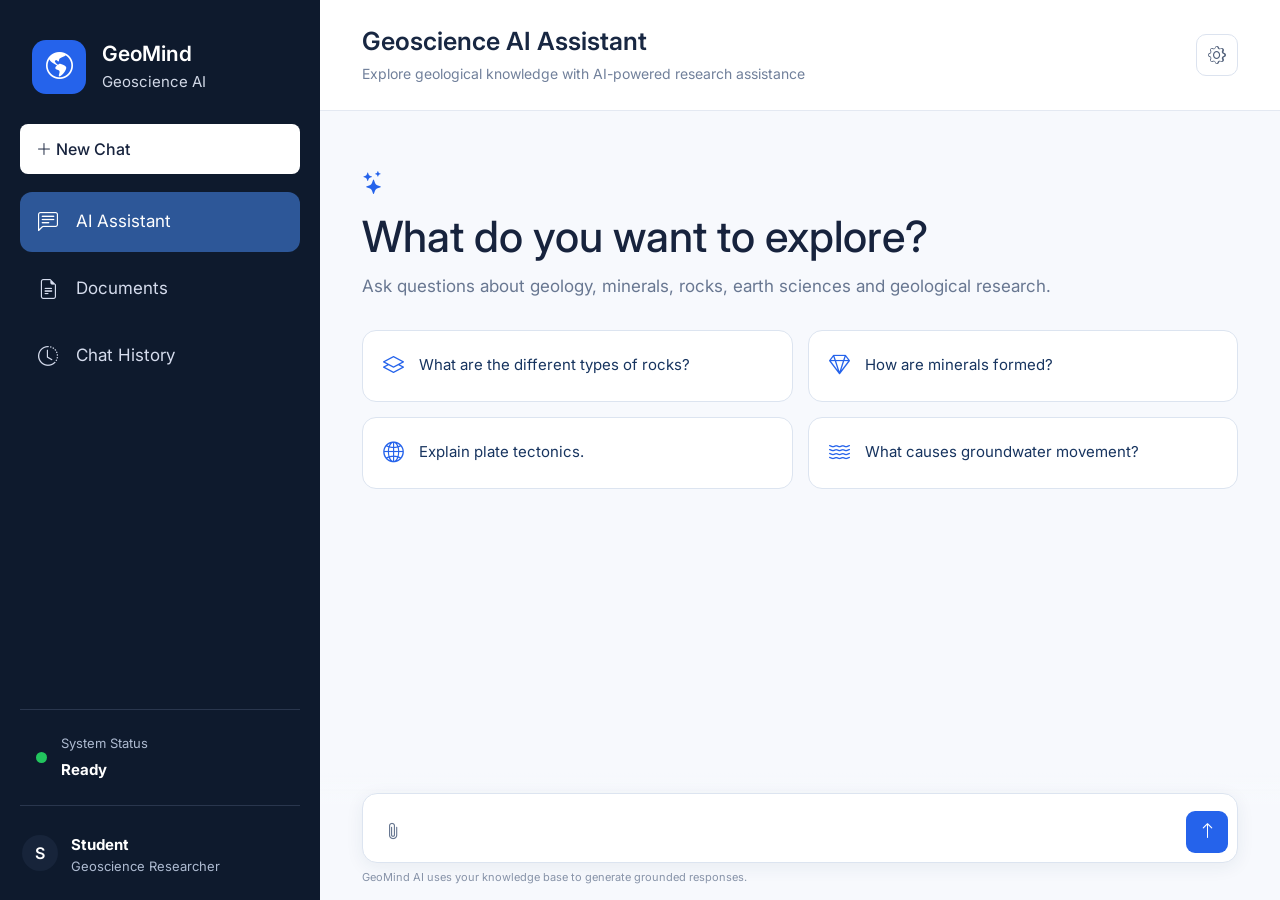
<file: src/main/resources/static/index.html>
<!DOCTYPE html>
<html lang="en">

<head>

    <meta charset="UTF-8">

    <meta name="viewport"
          content="width=device-width, initial-scale=1.0">

    <title>GeoMind AI</title>


    <!-- ================= BOOTSTRAP ================= -->

    <link
            href="https://cdn.jsdelivr.net/npm/bootstrap@5.3.3/dist/css/bootstrap.min.css"
            rel="stylesheet">


    <!-- ================= BOOTSTRAP ICONS ================= -->

    <link
            rel="stylesheet"
            href="https://cdn.jsdelivr.net/npm/bootstrap-icons@1.11.3/font/bootstrap-icons.min.css">


    <!-- ================= GOOGLE FONT ================= -->

    <link
            href="https://fonts.googleapis.com/css2?family=Inter:wght@400;500;600;700&display=swap"
            rel="stylesheet">


    <!-- ================= PROJECT CSS ================= -->

    <link
            rel="stylesheet"
            href="style.css">

</head>


<body>


<div class="app-container">


    <!-- ================================================= -->
    <!-- SIDEBAR -->
    <!-- ================================================= -->

    <aside class="sidebar">


        <!-- ================= BRAND ================= -->

        <div class="brand">

            <div class="brand-icon">

                <i class="bi bi-globe-americas"></i>

            </div>


            <div>

                <h5>
                    GeoMind
                </h5>

                <span>
                    Geoscience AI
                </span>

            </div>

        </div>


        <!-- ================= NEW CHAT ================= -->

        <div class="new-chat">

            <button
                    type="button"
                    onclick="newChat()">

                <i class="bi bi-plus-lg"></i>

                New Chat

            </button>

        </div>


        <!-- ================= NAVIGATION ================= -->

        <nav class="sidebar-nav">


            <!-- AI ASSISTANT -->

            <a
                    href="index.html"
                    class="nav-item active">

                <i class="bi bi-chat-left-text"></i>

                <span>
                    AI Assistant
                </span>

            </a>


            <!-- DOCUMENTS -->

            <a
                    href="documents.html"
                    class="nav-item">

                <i class="bi bi-file-earmark-text"></i>

                <span>
                    Documents
                </span>

            </a>


            <!-- CHAT HISTORY -->

            <a
                    href="history.html"
                    class="nav-item">

                <i class="bi bi-clock-history"></i>

                <span>
                    Chat History
                </span>

            </a>

        </nav>


        <!-- ================================================= -->
        <!-- SIDEBAR BOTTOM -->
        <!-- ================================================= -->

        <div class="sidebar-bottom">


            <!-- SYSTEM STATUS -->

            <div class="system-status">

                <span class="status-dot"></span>


                <div>

                    <small>
                        System Status
                    </small>

                    <strong>
                        Ready
                    </strong>

                </div>

            </div>


            <!-- PROFILE -->

            <div class="profile">


                <div class="profile-avatar">
                    S
                </div>


                <div>

                    <strong>
                        Student
                    </strong>

                    <small>
                        Geoscience Researcher
                    </small>

                </div>

            </div>

        </div>

    </aside>


    <!-- ================================================= -->
    <!-- MAIN CONTENT -->
    <!-- ================================================= -->

    <main class="main-content">


        <!-- ================================================= -->
        <!-- TOP BAR -->
        <!-- ================================================= -->

        <header class="topbar">


            <div>

                <h4>
                    Geoscience AI Assistant
                </h4>


                <p>
                    Explore geological knowledge with
                    AI-powered research assistance
                </p>

            </div>


            <!-- SETTINGS -->

            <button
                    class="icon-button"
                    type="button"
                    title="Settings">

                <i class="bi bi-gear"></i>

            </button>

        </header>


        <!-- ================================================= -->
        <!-- CHAT AREA -->
        <!-- ================================================= -->

        <section class="chat-area">


            <!-- ================================================= -->
            <!-- WELCOME -->
            <!-- ================================================= -->

            <div
                    class="welcome-section"
                    id="welcomeSection">


                <div class="welcome-icon">

                    <i class="bi bi-stars"></i>

                </div>


                <h1>
                    What do you want to explore?
                </h1>


                <p>
                    Ask questions about geology, minerals,
                    rocks, earth sciences and geological research.
                </p>

            </div>


            <!-- ================================================= -->
            <!-- SUGGESTIONS -->
            <!-- ================================================= -->

            <div
                    class="suggestions"
                    id="suggestions">


                <!-- ROCKS -->

                <button
                        type="button"
                        onclick="useQuestion(this)">

                    <i class="bi bi-layers"></i>


                    <span>
                        What are the different types of rocks?
                    </span>

                </button>


                <!-- MINERALS -->

                <button
                        type="button"
                        onclick="useQuestion(this)">

                    <i class="bi bi-gem"></i>


                    <span>
                        How are minerals formed?
                    </span>

                </button>


                <!-- PLATE TECTONICS -->

                <button
                        type="button"
                        onclick="useQuestion(this)">

                    <i class="bi bi-globe2"></i>


                    <span>
                        Explain plate tectonics.
                    </span>

                </button>


                <!-- GROUNDWATER -->

                <button
                        type="button"
                        onclick="useQuestion(this)">

                    <i class="bi bi-water"></i>


                    <span>
                        What causes groundwater movement?
                    </span>

                </button>

            </div>


            <!-- ================================================= -->
            <!-- CHAT MESSAGES -->
            <!-- ================================================= -->

            <div
                    id="chatMessages"
                    class="chat-messages">

            </div>

        </section>


        <!-- ================================================= -->
        <!-- INPUT SECTION -->
        <!-- ================================================= -->

        <div class="input-section">


            <div class="input-wrapper">


                <!-- ATTACHMENT -->

                <button
                        type="button"
                        class="attach-button"
                        title="Upload document">

                    <i class="bi bi-paperclip"></i>

                </button>


                <!-- QUESTION -->

                <textarea
                        id="questionInput"
                        rows="1"
                        placeholder="Ask a geoscience question..."
                        oninput="autoResize(this)"
                        onkeydown="handleEnter(event)">
                </textarea>


                <!-- SEND -->

                <button
                        type="button"
                        class="send-button"
                        onclick="sendQuestion()"
                        title="Ask AI">

                    <i class="bi bi-arrow-up"></i>

                </button>

            </div>


            <p class="input-note">

                GeoMind AI uses your knowledge base
                to generate grounded responses.

            </p>

        </div>

    </main>

</div>


<!-- ================================================= -->
<!-- JAVASCRIPT -->
<!-- ================================================= -->

<script src="script.js"></script>


</body>

</html>
</file>
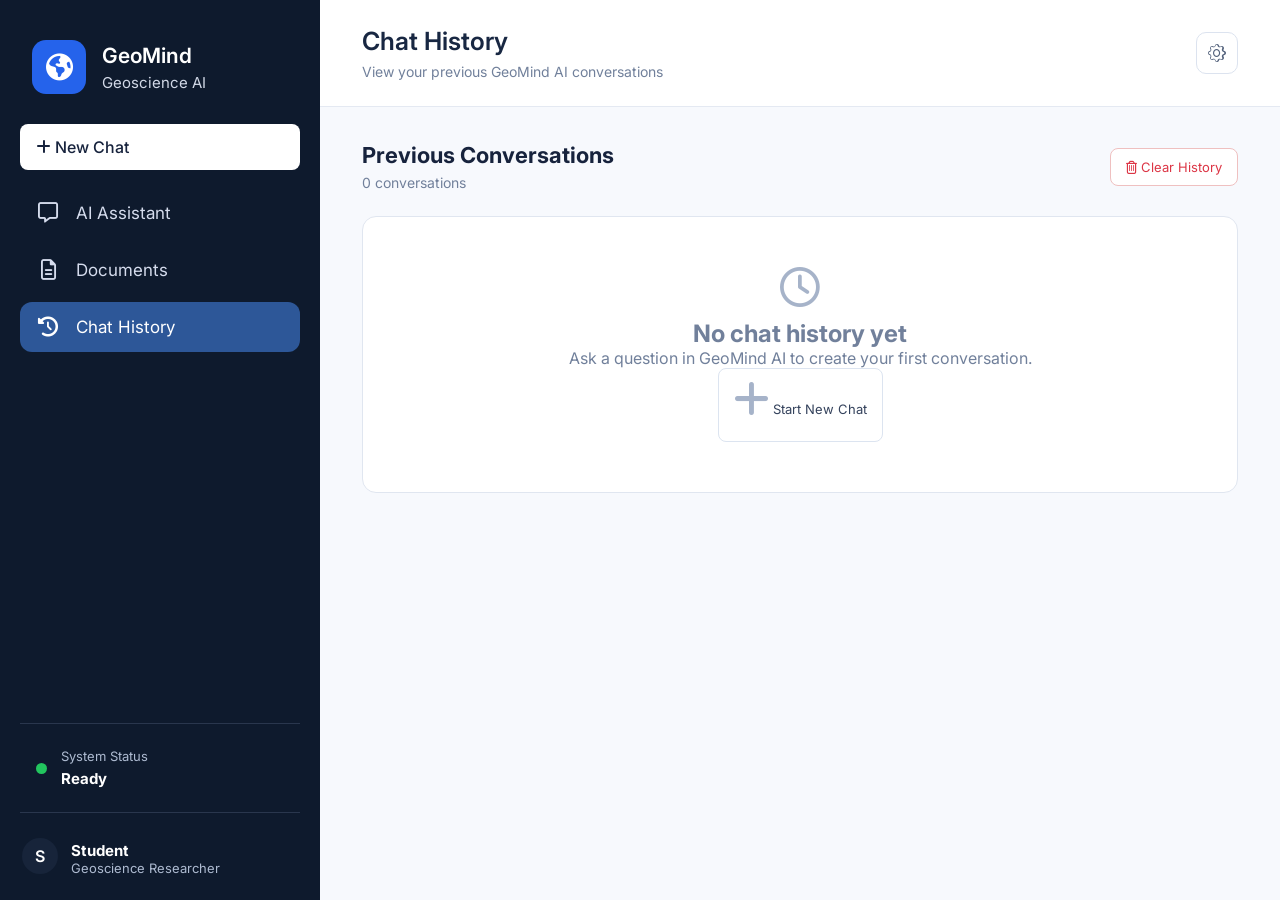
<file: src/main/resources/static/history.html>
<!DOCTYPE html>
<html lang="en">

<head>

    <meta charset="UTF-8">

    <meta
            name="viewport"
            content="width=device-width, initial-scale=1.0">


    <title>
        Chat History | GeoMind AI
    </title>


    <!-- ================= FONT AWESOME ================= -->

    <link
            rel="stylesheet"
            href="https://cdnjs.cloudflare.com/ajax/libs/font-awesome/6.5.2/css/all.min.css">


    <!-- ================= BOOTSTRAP ICONS ================= -->

    <link
            rel="stylesheet"
            href="https://cdn.jsdelivr.net/npm/bootstrap-icons@1.11.3/font/bootstrap-icons.min.css">


    <!-- ================= GOOGLE FONT ================= -->

    <link
            href="https://fonts.googleapis.com/css2?family=Inter:wght@400;500;600;700&display=swap"
            rel="stylesheet">


    <!-- ================= PROJECT CSS ================= -->

    <link
            rel="stylesheet"
            href="style.css">

</head>


<body>


<div class="app-container">


    <!-- ================================================= -->
    <!-- SIDEBAR -->
    <!-- ================================================= -->

    <aside class="sidebar">


        <!-- ================= BRAND ================= -->

        <div class="brand">


            <div class="brand-icon">

                <i class="fa-solid fa-earth-americas"></i>

            </div>


            <div>

                <h5>
                    GeoMind
                </h5>

                <span>
                    Geoscience AI
                </span>

            </div>

        </div>


        <!-- ================= NEW CHAT ================= -->

        <div class="new-chat">

            <button
                    type="button"
                    onclick="window.location.href='index.html'">

                <i class="fa-solid fa-plus"></i>

                New Chat

            </button>

        </div>


        <!-- ================================================= -->
        <!-- NAVIGATION -->
        <!-- ================================================= -->

        <nav class="sidebar-nav">


            <!-- AI ASSISTANT -->

            <a
                    href="index.html"
                    class="nav-item">

                <i class="fa-regular fa-message"></i>

                <span>
                    AI Assistant
                </span>

            </a>


            <!-- DOCUMENTS -->

            <a
                    href="documents.html"
                    class="nav-item">

                <i class="fa-regular fa-file-lines"></i>

                <span>
                    Documents
                </span>

            </a>


            <!-- CHAT HISTORY -->

            <a
                    href="history.html"
                    class="nav-item active">

                <i class="fa-solid fa-clock-rotate-left"></i>

                <span>
                    Chat History
                </span>

            </a>

        </nav>


        <!-- ================================================= -->
        <!-- SIDEBAR BOTTOM -->
        <!-- ================================================= -->

        <div class="sidebar-bottom">


            <!-- SYSTEM STATUS -->

            <div class="system-status">

                <span class="status-dot"></span>


                <div>

                    <small>
                        System Status
                    </small>

                    <strong>
                        Ready
                    </strong>

                </div>

            </div>


            <!-- PROFILE -->

            <div class="profile">


                <div class="profile-avatar">
                    S
                </div>


                <div>

                    <strong>
                        Student
                    </strong>

                    <small>
                        Geoscience Researcher
                    </small>

                </div>

            </div>

        </div>

    </aside>


    <!-- ================================================= -->
    <!-- MAIN CONTENT -->
    <!-- ================================================= -->

    <main class="main-content">


        <!-- ================================================= -->
        <!-- TOP BAR -->
        <!-- ================================================= -->

        <header class="topbar">


            <div>

                <h4>
                    Chat History
                </h4>


                <p>
                    View your previous GeoMind AI conversations
                </p>

            </div>


            <!-- SETTINGS -->

            <button
                    class="icon-button"
                    type="button"
                    title="Settings">

                <i class="bi bi-gear"></i>

            </button>

        </header>


        <!-- ================================================= -->
        <!-- HISTORY PAGE -->
        <!-- ================================================= -->

        <section class="history-page">


            <!-- ================================================= -->
            <!-- HISTORY HEADER -->
            <!-- ================================================= -->

            <div class="history-top">


                <div>

                    <h2>
                        Previous Conversations
                    </h2>


                    <p id="conversationCount">
                        0 conversations
                    </p>

                </div>


                <!-- CLEAR HISTORY -->

                <button
                        id="clearHistoryBtn"
                        type="button"
                        class="clear-history-btn">

                    <i class="fa-regular fa-trash-can"></i>

                    Clear History

                </button>

            </div>


            <!-- ================================================= -->
            <!-- EMPTY STATE -->
            <!-- ================================================= -->

            <div
                    id="emptyState"
                    class="empty-state">


                <div class="empty-icon">

                    <i class="fa-regular fa-clock"></i>

                </div>


                <h2>
                    No chat history yet
                </h2>


                <p>
                    Ask a question in GeoMind AI
                    to create your first conversation.
                </p>


                <button
                        type="button"
                        class="start-chat-btn"
                        onclick="window.location.href='index.html'">

                    <i class="fa-solid fa-plus"></i>

                    Start New Chat

                </button>

            </div>


            <!-- ================================================= -->
            <!-- HISTORY LIST -->
            <!-- ================================================= -->

            <div
                    id="historyList"
                    class="history-list">

            </div>

        </section>

    </main>

</div>


<!-- ================================================= -->
<!-- HISTORY JAVASCRIPT -->
<!-- ================================================= -->

<script src="history.js"></script>


</body>

</html>
</file>
<file: src/main/resources/static/style.css>
/* =====================================================
   GEOMIND AI - GLOBAL STYLE
   ===================================================== */

* {
    margin: 0;
    padding: 0;
    box-sizing: border-box;
}

html,
body {
    width: 100%;
    height: 100%;
}

body {
    font-family: "Inter", Arial, sans-serif;
    background: #f6f8fc;
    color: #17233d;
}

button,
input,
textarea {
    font-family: inherit;
}

button {
    cursor: pointer;
}

a {
    text-decoration: none;
}


/* =====================================================
   APP
   ===================================================== */

.app-container {
    display: flex;
    min-height: 100vh;
}


/* =====================================================
   SIDEBAR
   ===================================================== */

.sidebar {
    width: 320px;
    min-width: 320px;
    min-height: 100vh;

    background: #0e1a2d;
    color: white;

    display: flex;
    flex-direction: column;

    padding: 32px 20px 24px;
}


/* BRAND */

.brand {
    display: flex;
    align-items: center;
    gap: 16px;

    padding: 8px 12px 30px;
}

.brand-icon {
    width: 54px;
    height: 54px;

    border-radius: 14px;

    background: #2563eb;

    display: flex;
    align-items: center;
    justify-content: center;

    color: white;
    font-size: 27px;

    flex-shrink: 0;
}

.brand h5 {
    margin: 0;

    font-size: 21px;
    font-weight: 600;

    color: white;
}

.brand span {
    display: block;

    margin-top: 5px;

    font-size: 15px;
    color: #d2d9e7;
}


/* =====================================================
   NEW CHAT
   ===================================================== */

.new-chat {
    margin-bottom: 18px;
}

.new-chat button,
.new-chat-btn {
    width: 100%;

    border: 0;
    border-radius: 8px;

    background: white;
    color: #17233d;

    padding: 13px 16px;

    font-size: 16px;
    font-weight: 500;

    text-align: left;

    transition: 0.2s;
}

.new-chat button:hover,
.new-chat-btn:hover {
    background: #eaf0ff;
}


/* =====================================================
   SIDEBAR NAV
   ===================================================== */

.sidebar-nav {
    display: flex;
    flex-direction: column;
    gap: 7px;
}

.sidebar-nav a,
.nav-item {
    display: flex;
    align-items: center;
    gap: 17px;

    width: 100%;

    padding: 15px 17px;

    border-radius: 12px;

    color: #d5dced;

    font-size: 17px;

    transition: 0.2s;
}

.sidebar-nav a i,
.nav-item i {
    width: 22px;
    text-align: center;

    font-size: 20px;
}

.sidebar-nav a:hover,
.nav-item:hover {
    background: #182b49;
    color: white;
}

.sidebar-nav a.active,
.nav-item.active {
    background: #2d5798;
    color: white;
}


/* =====================================================
   SIDEBAR BOTTOM
   ===================================================== */

.sidebar-bottom {
    margin-top: auto;
}

.system-status {
    border-top: 1px solid #29364d;
    border-bottom: 1px solid #29364d;

    padding: 24px 16px;

    display: flex;
    align-items: center;
    gap: 14px;
}

.status-dot {
    width: 11px;
    height: 11px;

    border-radius: 50%;

    background: #22c55e;

    flex-shrink: 0;
}

.system-status small,
.profile small,
.student-profile small {
    display: block;

    color: #aebbd1;

    font-size: 13px;
}

.system-status strong,
.profile strong,
.student-profile strong {
    display: block;

    margin-top: 5px;

    color: white;

    font-size: 15px;
}


.profile,
.student-profile {
    display: flex;
    align-items: center;
    gap: 13px;

    padding: 23px 2px 0;
}

.profile-avatar,
.profile-circle {
    width: 36px;
    height: 36px;

    border-radius: 50%;

    background: #17243a;

    display: flex;
    align-items: center;
    justify-content: center;

    color: white;
    font-weight: 600;
}


/* =====================================================
   MAIN
   ===================================================== */

.main-content {
    flex: 1;
    min-width: 0;

    min-height: 100vh;

    display: flex;
    flex-direction: column;

    background: #f7f9fd;
}


/* =====================================================
   TOPBAR
   ===================================================== */

.topbar,
.page-header {
    min-height: 100px;

    padding: 26px 42px;

    border-bottom: 1px solid #e4e9f2;

    background: #ffffff;

    display: flex;
    align-items: center;
    justify-content: space-between;
}

.topbar h4,
.page-header h1 {
    margin: 0;

    font-size: 25px;
    font-weight: 600;

    color: #182742;
}

.topbar p,
.page-header p {
    margin: 7px 0 0;

    color: #71809b;

    font-size: 14px;
}

.icon-button,
.settings-btn {
    width: 42px;
    height: 42px;

    border: 1px solid #dce3ef;
    border-radius: 10px;

    background: white;

    color: #53627c;

    font-size: 18px;
}

.icon-button:hover,
.settings-btn:hover {
    background: #f1f5fb;
}


/* =====================================================
   DOCUMENTS PAGE
   ===================================================== */

.documents-page {
    width: 100%;

    padding: 34px 42px 50px;

    overflow-y: auto;
}


/* =====================================================
   DOCUMENT STATISTICS
   ===================================================== */

.document-stats {
    display: grid;

    grid-template-columns: repeat(2, minmax(0, 1fr));

    gap: 20px;

    margin-bottom: 25px;
}

.stat-card {
    background: white;

    border: 1px solid #e0e6f0;

    border-radius: 14px;

    padding: 22px;

    display: flex;
    align-items: center;

    gap: 17px;

    box-shadow: 0 2px 8px rgba(30, 55, 90, 0.04);
}

.stat-icon {
    width: 48px;
    height: 48px;

    border-radius: 12px;

    background: #edf3ff;

    color: #2563eb;

    display: flex;
    align-items: center;
    justify-content: center;

    font-size: 22px;
}

.stat-card span {
    display: block;

    color: #71809b;

    font-size: 14px;
}

.stat-card strong {
    display: block;

    margin-top: 5px;

    color: #17233d;

    font-size: 21px;
}


/* =====================================================
   FORM CARD
   ===================================================== */

.document-form-card {
    background: white;

    border: 1px solid #e0e6f0;

    border-radius: 14px;

    padding: 28px;

    margin-bottom: 25px;

    box-shadow: 0 2px 8px rgba(30, 55, 90, 0.04);
}

.section-heading {
    margin-bottom: 23px;
}

.section-heading h5,
.documents-section h5 {
    margin: 0;

    color: #17233d;

    font-size: 20px;
    font-weight: 600;
}

.section-heading h5 i {
    color: #2563eb;
    margin-right: 8px;
}

.section-heading p {
    margin: 7px 0 0;

    color: #71809b;

    font-size: 14px;
}


/* FORM */

.form-row {
    display: grid;

    grid-template-columns: 1fr 1fr;

    gap: 20px;
}

.form-group {
    margin-bottom: 20px;
}

.form-group label {
    display: block;

    margin-bottom: 8px;

    color: #34425c;

    font-size: 14px;
    font-weight: 600;
}

.form-group input,
.form-group textarea {
    width: 100%;

    border: 1px solid #d6deeb;
    border-radius: 9px;

    background: white;

    padding: 12px 14px;

    color: #17233d;

    font-size: 14px;

    outline: none;

    transition: 0.2s;
}

.form-group input:focus,
.form-group textarea:focus {
    border-color: #4d7ff2;

    box-shadow: 0 0 0 3px rgba(37, 99, 235, 0.1);
}

.form-group input[type="file"] {
    padding: 9px 10px;

    cursor: pointer;
}

.form-group textarea {
    resize: vertical;
    min-height: 90px;
}


/* =====================================================
   PRIMARY BUTTON
   ===================================================== */

.primary-button {
    border: 0;
    border-radius: 9px;

    background: #2563eb;
    color: white;

    padding: 12px 20px;

    font-size: 14px;
    font-weight: 600;

    transition: 0.2s;
}

.primary-button:hover {
    background: #1d4ed8;
}

.primary-button:disabled {
    opacity: 0.7;
    cursor: not-allowed;
}


/* =====================================================
   DOCUMENT SECTION
   ===================================================== */

.documents-section {
    background: transparent;
}

.documents-section > .section-heading {
    margin-bottom: 17px;
}


/* =====================================================
   DOCUMENT GRID
   ===================================================== */

.document-grid {
    display: grid;

    grid-template-columns: repeat(2, minmax(0, 1fr));

    gap: 18px;
}

.document-item {
    background: white;

    border: 1px solid #e0e6f0;

    border-radius: 14px;

    padding: 21px;

    box-shadow: 0 2px 8px rgba(30, 55, 90, 0.04);

    transition: 0.2s;
}

.document-item:hover {
    border-color: #b9caf0;

    box-shadow: 0 5px 16px rgba(30, 55, 90, 0.07);
}

.document-title {
    display: flex;

    align-items: center;

    gap: 13px;
}

.document-icon {
    width: 45px;
    height: 45px;

    border-radius: 10px;

    background: #fff1f1;

    color: #e53935;

    display: flex;
    align-items: center;
    justify-content: center;

    font-size: 21px;

    flex-shrink: 0;
}

.document-title h6 {
    margin: 0;

    color: #17233d;

    font-size: 16px;
    font-weight: 600;
}

.document-file {
    display: block;

    margin-top: 5px;

    color: #7a879e;

    font-size: 12px;
}

.document-description {
    margin-top: 18px;

    color: #5f6e87;

    font-size: 14px;

    line-height: 1.6;

    min-height: 45px;
}

.document-actions {
    margin-top: 18px;

    padding-top: 15px;

    border-top: 1px solid #edf0f5;
}

.delete-btn {
    border: 1px solid #f1b9b9;

    border-radius: 8px;

    background: white;

    color: #dc3545;

    padding: 8px 13px;

    font-size: 13px;

    transition: 0.2s;
}

.delete-btn:hover {
    background: #fff2f2;
}


/* =====================================================
   LOADING / EMPTY
   ===================================================== */

.loading-state,
.empty-state {
    background: white;

    border: 1px solid #e0e6f0;

    border-radius: 14px;

    padding: 50px 20px;

    text-align: center;

    color: #71809b;
}

.loading-state .spinner-border {
    color: #2563eb;

    margin-bottom: 14px;
}

.loading-state p,
.empty-state p {
    margin: 0;
}

.empty-state i,
.empty-icon i {
    font-size: 40px;

    color: #a6b3c9;

    margin-bottom: 12px;
}


/* =====================================================
   CHAT PAGE
   ===================================================== */

.chat-area {
    flex: 1;

    overflow-y: auto;

    padding: 55px 42px 140px;
}

.welcome-section {
    max-width: 900px;

    margin: 0 auto 30px;
}

.welcome-icon {
    color: #2563eb;

    font-size: 23px;

    margin-bottom: 10px;
}

.welcome-section h1 {
    margin: 0;

    font-size: 43px;
    font-weight: 500;

    color: #17233d;
}

.welcome-section p {
    margin-top: 12px;

    color: #687791;

    font-size: 17px;
}


/* SUGGESTIONS */

.suggestions {
    max-width: 900px;

    margin: 0 auto;

    display: grid;

    grid-template-columns: 1fr 1fr;

    gap: 15px;
}

.suggestions button {
    min-height: 72px;

    border: 1px solid #dce4f0;

    border-radius: 14px;

    background: white;

    color: #17345f;

    display: flex;

    align-items: center;

    gap: 15px;

    padding: 17px 20px;

    text-align: left;

    font-size: 15px;

    transition: 0.2s;
}

.suggestions button:hover {
    border-color: #83a8f6;

    background: #fbfdff;
}

.suggestions button i {
    color: #2563eb;

    font-size: 21px;
}


/* CHAT MESSAGES */

.chat-messages {
    max-width: 900px;

    margin: 35px auto 0;
}

.user-message,
.ai-message {
    padding: 18px 20px;

    margin-bottom: 16px;

    border-radius: 13px;

    line-height: 1.6;
}

.user-message {
    background: #edf3ff;

    border: 1px solid #d7e3ff;
}

.ai-message {
    background: white;

    border: 1px solid #e0e6f0;

    box-shadow: 0 2px 7px rgba(30, 55, 90, 0.03);
}

.user-message strong,
.ai-message strong {
    color: #2563eb;
}

.answer-text {
    color: #34425c;
}


/* SOURCES */

.sources {
    border-top: 1px solid #edf0f5;

    padding-top: 12px;

    color: #5e6d85;

    font-size: 13px;
}

.sources ul {
    padding-left: 20px;
}


/* =====================================================
   INPUT
   ===================================================== */

.input-section {
    position: fixed;

    left: 320px;
    right: 0;
    bottom: 0;

    background: linear-gradient(
            to bottom,
            rgba(247, 249, 253, 0),
            #f7f9fd 25%
    );

    padding: 20px 42px 15px;

    z-index: 10;
}

.input-wrapper {
    max-width: 900px;

    margin: 0 auto;

    min-height: 70px;

    background: white;

    border: 1px solid #dce4f0;

    border-radius: 15px;

    display: flex;

    align-items: flex-end;

    padding: 9px;

    box-shadow: 0 4px 18px rgba(30, 55, 90, 0.07);
}

.attach-button,
.send-button {
    width: 42px;
    height: 42px;

    border: 0;

    border-radius: 9px;

    flex-shrink: 0;
}

.attach-button {
    background: transparent;

    color: #687791;

    font-size: 18px;
}

.attach-button:hover {
    background: #f2f5fa;
}

.send-button {
    background: #2563eb;

    color: white;

    font-size: 17px;
}

.send-button:hover {
    background: #1d4ed8;
}

.input-wrapper textarea {
    flex: 1;

    border: 0;

    outline: 0;

    resize: none;

    max-height: 120px;

    min-height: 42px;

    padding: 11px 10px;

    font-size: 14px;

    color: #17233d;
}

.input-note {
    max-width: 900px;

    margin: 6px auto 0;

    font-size: 11px;

    color: #8793a8;
}


/* =====================================================
   HISTORY
   ===================================================== */

.history-page {
    padding: 35px 42px;
}

.history-top {
    display: flex;

    justify-content: space-between;
    align-items: center;

    margin-bottom: 25px;
}

.history-top h2 {
    margin: 0;

    font-size: 22px;
}

.history-top p {
    margin: 6px 0 0;

    color: #71809b;

    font-size: 14px;
}

.clear-history-btn,
.start-chat-btn,
.view-btn {
    border: 1px solid #dce4f0;

    border-radius: 8px;

    background: white;

    color: #34425c;

    padding: 10px 15px;

    font-size: 13px;
}

.clear-history-btn {
    color: #dc3545;
    border-color: #efc0c0;
}

.clear-history-btn:hover {
    background: #fff3f3;
}

.history-list {
    display: flex;

    flex-direction: column;

    gap: 15px;
}

.history-card {
    background: white;

    border: 1px solid #e0e6f0;

    border-radius: 14px;

    padding: 21px;

    box-shadow: 0 2px 8px rgba(30, 55, 90, 0.04);
}

.history-card-header {
    display: flex;

    justify-content: space-between;

    gap: 20px;
}

.history-question {
    display: flex;

    gap: 12px;

    align-items: flex-start;
}

.history-question-icon {
    color: #2563eb;

    font-size: 18px;
}

.history-question h3 {
    margin: 0;

    font-size: 16px;

    font-weight: 600;
}

.history-date {
    color: #8a96aa;

    font-size: 12px;

    white-space: nowrap;
}

.history-answer {
    margin: 16px 0;

    padding: 15px;

    border-radius: 9px;

    background: #f7f9fd;

    color: #5c6b82;

    font-size: 14px;

    line-height: 1.6;
}

.history-actions {
    display: flex;

    gap: 10px;
}

.view-btn:hover {
    background: #f1f5fb;
}


/* =====================================================
   RESPONSIVE
   ===================================================== */

@media (max-width: 900px) {

    .sidebar {
        width: 240px;
        min-width: 240px;
    }

    .input-section {
        left: 240px;
    }

    .document-grid,
    .document-stats,
    .form-row,
    .suggestions {
        grid-template-columns: 1fr;
    }

    .documents-page,
    .history-page,
    .chat-area {
        padding-left: 25px;
        padding-right: 25px;
    }

    .input-section {
        padding-left: 25px;
        padding-right: 25px;
    }
}


@media (max-width: 650px) {

    .sidebar {
        width: 80px;
        min-width: 80px;

        padding-left: 10px;
        padding-right: 10px;
    }

    .brand > div:not(.brand-icon),
    .new-chat button span,
    .sidebar-nav span,
    .sidebar-bottom {
        display: none;
    }

    .brand {
        justify-content: center;

        padding-left: 0;
        padding-right: 0;
    }

    .sidebar-nav a {
        justify-content: center;
    }

    .new-chat button {
        text-align: center;
    }

    .input-section {
        left: 80px;
    }

    .welcome-section h1 {
        font-size: 32px;
    }

    .topbar,
    .page-header {
        padding-left: 20px;
        padding-right: 20px;
    }
    /* =====================================================
   AI ANSWER FORMATTING
   ===================================================== */

    .message-content {
        color: #34425c;
        line-height: 1.7;
    }

    .message-content strong {
        color: #17233d;
        font-weight: 600;
    }

    .message-content ul {
        margin: 10px 0;
        padding-left: 22px;
    }

    .message-content li {
        margin-bottom: 5px;
    }

    .ai-message .message-content {
        font-size: 15px;
    }
}
</file>
